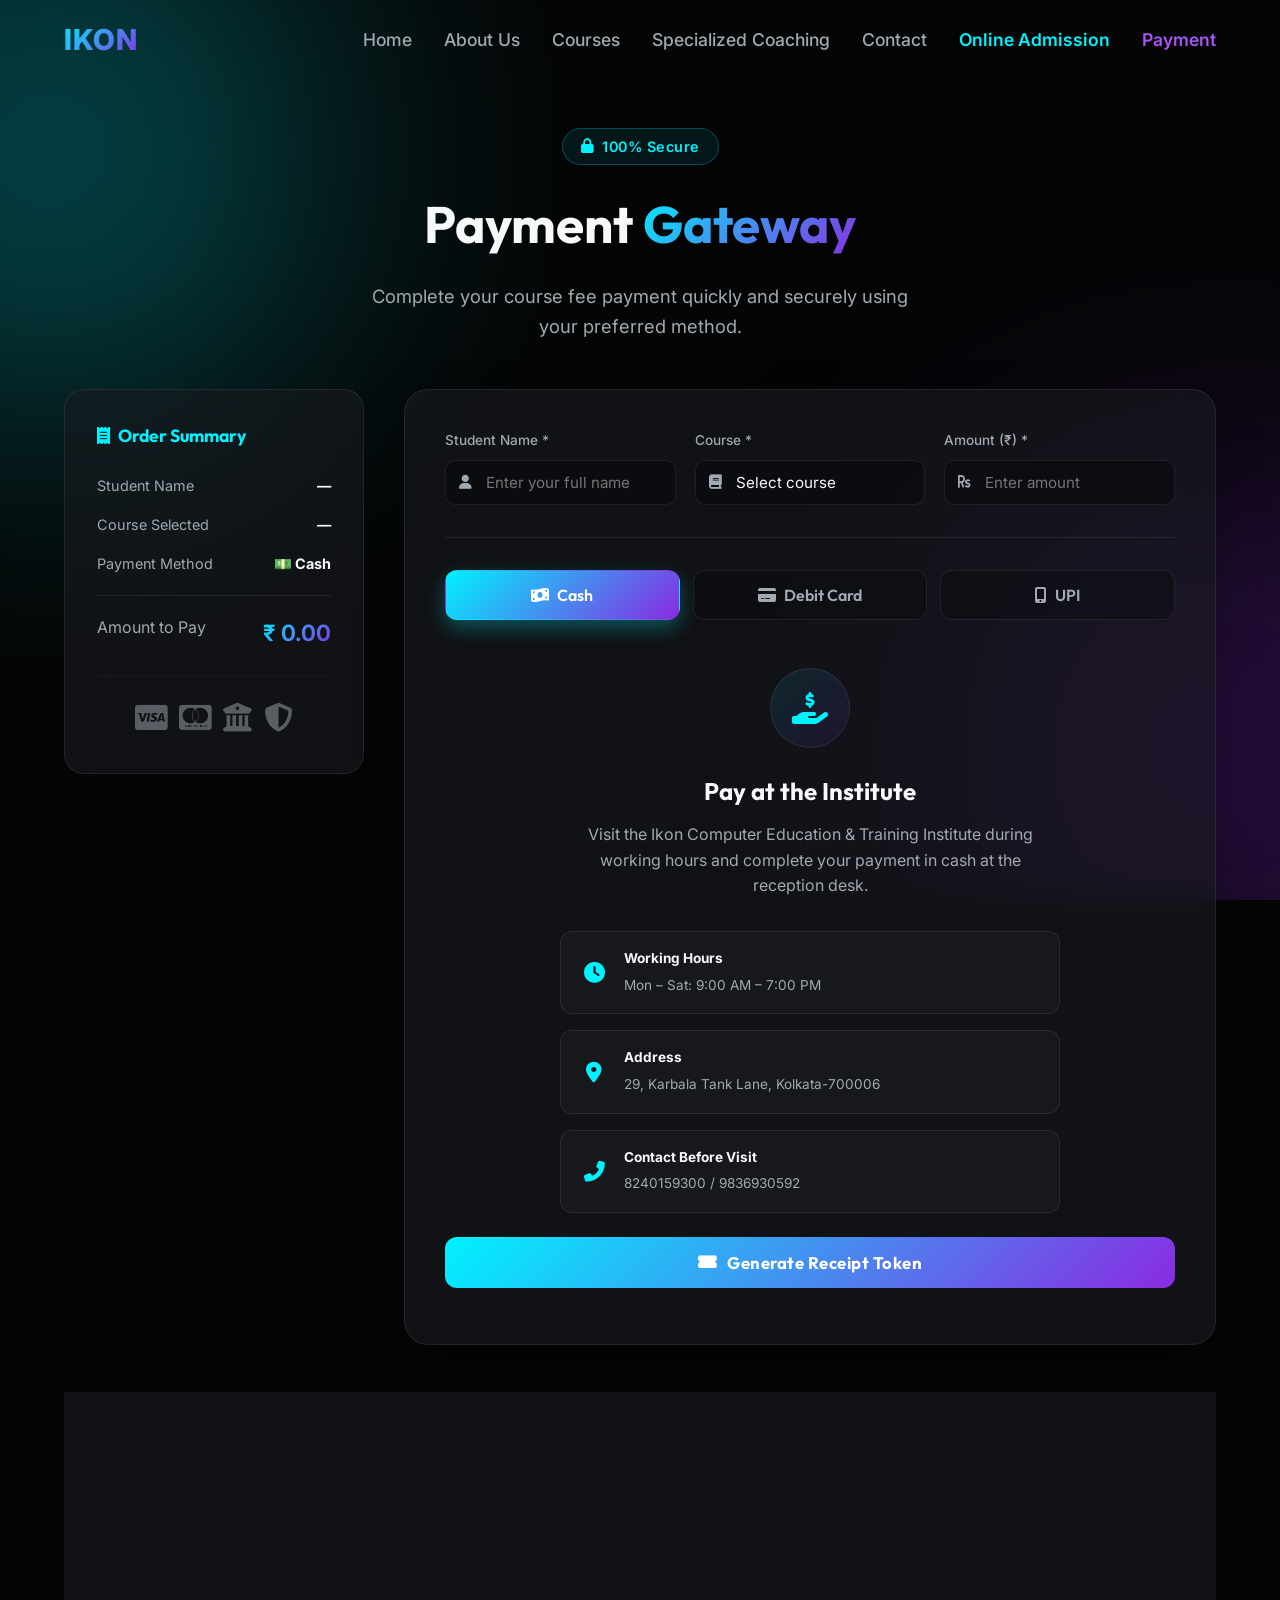
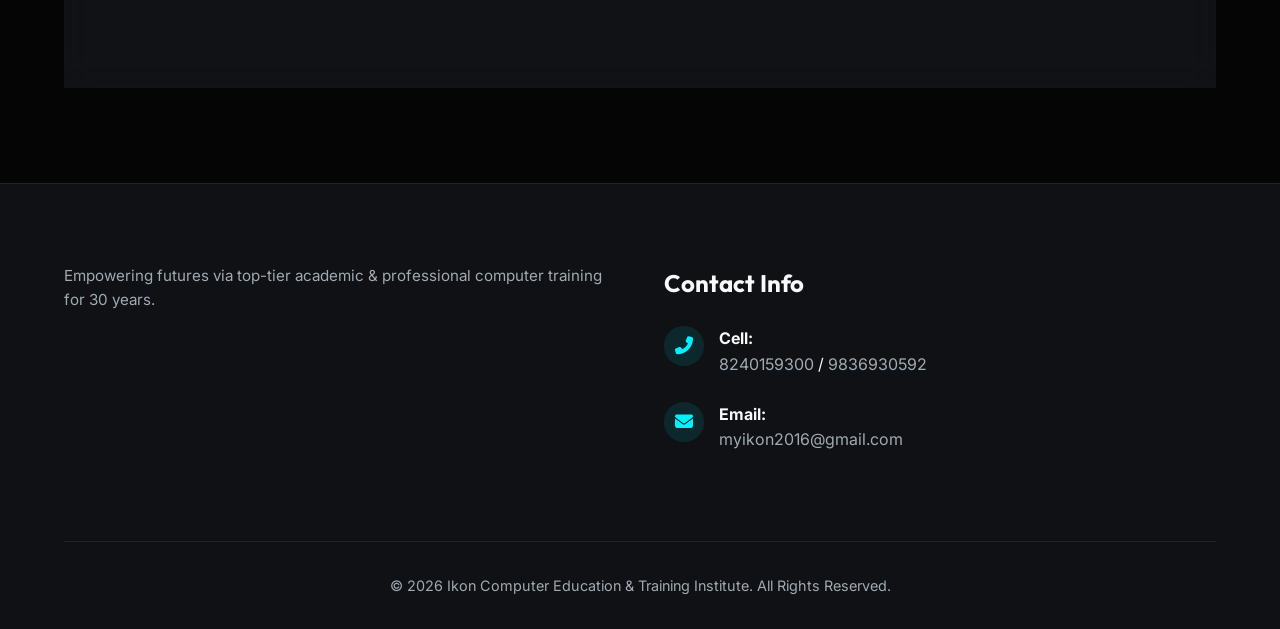
<file: payment.html>
<!DOCTYPE html>
<html lang="en">
<head>
    <meta charset="UTF-8">
    <meta name="viewport" content="width=device-width, initial-scale=1.0">
    <title>Payment Gateway - Ikon Computer Institute</title>
    <meta name="description" content="Pay your course fees securely at Ikon Computer Education & Training Institute via Cash, Debit Card, or UPI.">
    <link rel="stylesheet" href="https://cdnjs.cloudflare.com/ajax/libs/font-awesome/6.4.0/css/all.min.css">
    <link rel="stylesheet" href="styles.css">
    <link rel="stylesheet" href="payment.css">
</head>
<body>
    <div class="glow-bg"></div>

    <!-- Navigation -->
    <nav id="navbar" class="scrolled">
        <a href="index.html" class="logo gradient-text">IKON</a>
        <ul class="nav-links" id="nav-links">
            <li><a href="index.html#hero">Home</a></li>
            <li><a href="index.html#about">About Us</a></li>
            <li><a href="index.html#courses">Courses</a></li>
            <li><a href="index.html#specialized">Specialized Coaching</a></li>
            <li><a href="index.html#contact">Contact</a></li>
            <li><a href="admission.html" style="color:var(--accent-cyan);font-weight:600;">Online Admission</a></li>
            <li><a href="payment.html" style="color:#a855f7;font-weight:600;">Payment</a></li>
        </ul>
        <button class="hamburger" id="hamburger" aria-label="Toggle Menu">
            <i class="fas fa-bars"></i>
        </button>
    </nav>

    <!-- Page Header -->
    <section class="pay-hero reveal">
        <div class="pay-hero-badge"><i class="fas fa-lock"></i> 100% Secure</div>
        <h1>Payment <span class="gradient-text">Gateway</span></h1>
        <p>Complete your course fee payment quickly and securely using your preferred method.</p>
    </section>

    <!-- Main Payment Area -->
    <section class="pay-section">

        <!-- Order Summary -->
        <div class="pay-layout">
            <div class="order-summary reveal">
                <h3><i class="fas fa-receipt"></i> Order Summary</h3>
                <div class="order-item">
                    <span>Student Name</span>
                    <strong id="summaryName">—</strong>
                </div>
                <div class="order-item">
                    <span>Course Selected</span>
                    <strong id="summaryCourse">—</strong>
                </div>
                <div class="order-item">
                    <span>Payment Method</span>
                    <strong id="summaryMethod">—</strong>
                </div>
                <div class="order-divider"></div>
                <div class="order-item total-row">
                    <span>Amount to Pay</span>
                    <strong id="summaryAmount">₹ 0.00</strong>
                </div>
                <div class="secure-badges">
                    <span><i class="fab fa-cc-visa"></i></span>
                    <span><i class="fab fa-cc-mastercard"></i></span>
                    <span><i class="fas fa-university"></i></span>
                    <span><i class="fas fa-shield-alt"></i></span>
                </div>
            </div>

            <!-- Payment Card -->
            <div class="pay-card-wrapper reveal reveal-delay-1">
                <!-- Details Row -->
                <div class="pay-details-row">
                    <div class="pay-detail-group">
                        <label for="payStudentName">Student Name *</label>
                        <div class="pay-input-wrap">
                            <i class="fas fa-user"></i>
                            <input type="text" id="payStudentName" placeholder="Enter your full name">
                        </div>
                    </div>
                    <div class="pay-detail-group">
                        <label for="payCourse">Course *</label>
                        <div class="pay-input-wrap">
                            <i class="fas fa-book"></i>
                            <select id="payCourse">
                                <option value="" disabled selected>Select course</option>
                                <option value="Fundamental Course">Fundamental Course</option>
                                <option value="Advanced Multimedia Course">Advanced Multimedia Course</option>
                                <option value="Softpack for Madhyamic Student">Softpack for Madhyamic Student</option>
                                <option value="New Dimension for H.S. Student">New Dimension for H.S. Student</option>
                                <option value="Swift Academic Course">Swift Academic Course</option>
                                <option value="Desktop Publishing (D.T.P)">Desktop Publishing (D.T.P)</option>
                                <option value="Advanced Programming Course">Advanced Programming Course</option>
                                <option value="AIML Course">AIML Course</option>
                                <option value="Advanced MS Excel + PowerBI">Advanced MS Excel + PowerBI</option>
                                <option value="Computer Application & Science">Computer Application & Science</option>
                                <option value="F.A Course">F.A Course</option>
                                <option value="Web Technology Foundation">Web Technology Foundation</option>
                                <option value="Office Automation Course">Office Automation Course</option>
                                <option value="Digital Marketing">Digital Marketing</option>
                                <option value="Specialized Coaching">Specialized Coaching</option>
                            </select>
                        </div>
                    </div>
                    <div class="pay-detail-group">
                        <label for="payAmount">Amount (₹) *</label>
                        <div class="pay-input-wrap">
                            <i class="fas fa-rupee-sign"></i>
                            <input type="number" id="payAmount" placeholder="Enter amount" min="1">
                        </div>
                    </div>
                </div>

                <!-- Payment Method Tabs -->
                <div class="pay-tabs">
                    <button class="pay-tab active" id="tabCash" data-method="cash">
                        <i class="fas fa-money-bill-wave"></i> Cash
                    </button>
                    <button class="pay-tab" id="tabDebit" data-method="debit">
                        <i class="fas fa-credit-card"></i> Debit Card
                    </button>
                    <button class="pay-tab" id="tabUPI" data-method="upi">
                        <i class="fas fa-mobile-alt"></i> UPI
                    </button>
                </div>

                <!-- ===== CASH PANEL ===== -->
                <div class="pay-panel active" id="panelCash">
                    <div class="cash-info">
                        <div class="cash-icon-wrap">
                            <i class="fas fa-hand-holding-usd"></i>
                        </div>
                        <h3>Pay at the Institute</h3>
                        <p>Visit the Ikon Computer Education & Training Institute during working hours and complete your payment in cash at the reception desk.</p>
                        <div class="cash-meta">
                            <div class="cash-meta-item">
                                <i class="fas fa-clock"></i>
                                <div>
                                    <strong>Working Hours</strong>
                                    <span>Mon – Sat: 9:00 AM – 7:00 PM</span>
                                </div>
                            </div>
                            <div class="cash-meta-item">
                                <i class="fas fa-map-marker-alt"></i>
                                <div>
                                    <strong>Address</strong>
                                    <span>29, Karbala Tank Lane, Kolkata-700006</span>
                                </div>
                            </div>
                            <div class="cash-meta-item">
                                <i class="fas fa-phone-alt"></i>
                                <div>
                                    <strong>Contact Before Visit</strong>
                                    <span>8240159300 / 9836930592</span>
                                </div>
                            </div>
                        </div>
                        <button class="pay-btn" id="btnCash">
                            <i class="fas fa-ticket-alt"></i> Generate Receipt Token
                        </button>
                    </div>
                </div>

                <!-- ===== DEBIT CARD PANEL ===== -->
                <div class="pay-panel" id="panelDebit">
                    <!-- 3D Card Flip Visual -->
                    <div class="card-scene">
                        <div class="card-3d" id="card3d">
                            <div class="card-front">
                                <div class="card-chip"><i class="fas fa-microchip"></i></div>
                                <div class="card-logo gradient-text">IKON PAY</div>
                                <div class="card-number" id="cardDisplayNumber">•••• •••• •••• ••••</div>
                                <div class="card-bottom-row">
                                    <div>
                                        <div class="card-label">Card Holder</div>
                                        <div class="card-value" id="cardDisplayName">FULL NAME</div>
                                    </div>
                                    <div>
                                        <div class="card-label">Expires</div>
                                        <div class="card-value" id="cardDisplayExpiry">MM/YY</div>
                                    </div>
                                </div>
                            </div>
                            <div class="card-back">
                                <div class="card-strip"></div>
                                <div class="cvv-row">
                                    <div class="cvv-label">CVV</div>
                                    <div class="cvv-box" id="cardDisplayCVV">•••</div>
                                </div>
                                <div class="card-back-logo gradient-text">IKON PAY</div>
                            </div>
                        </div>
                    </div>

                    <div class="debit-form">
                        <div class="debit-field">
                            <label for="cardHolder">Cardholder Name</label>
                            <div class="pay-input-wrap">
                                <i class="fas fa-user"></i>
                                <input type="text" id="cardHolder" placeholder="Name on card" autocomplete="cc-name">
                            </div>
                        </div>
                        <div class="debit-field">
                            <label for="cardNumber">Card Number</label>
                            <div class="pay-input-wrap">
                                <i class="fas fa-credit-card"></i>
                                <input type="text" id="cardNumber" placeholder="0000 0000 0000 0000" maxlength="19" autocomplete="cc-number">
                            </div>
                        </div>
                        <div class="debit-row">
                            <div class="debit-field">
                                <label for="cardExpiry">Expiry Date</label>
                                <div class="pay-input-wrap">
                                    <i class="far fa-calendar-alt"></i>
                                    <input type="text" id="cardExpiry" placeholder="MM/YY" maxlength="5" autocomplete="cc-exp">
                                </div>
                            </div>
                            <div class="debit-field">
                                <label for="cardCVV">CVV</label>
                                <div class="pay-input-wrap">
                                    <i class="fas fa-lock"></i>
                                    <input type="password" id="cardCVV" placeholder="•••" maxlength="3" autocomplete="cc-csc">
                                </div>
                            </div>
                        </div>
                        <button class="pay-btn" id="btnDebit">
                            <i class="fas fa-lock"></i> Pay Securely
                        </button>
                    </div>
                </div>

                <!-- ===== UPI PANEL ===== -->
                <div class="pay-panel" id="panelUPI">
                    <div class="upi-layout">
                        <div class="upi-left">
                            <h3>Scan QR Code</h3>
                            <div class="qr-container">
                                <div class="qr-inner">
                                    <img src="upi-qr.jpg" alt="UPI QR Code – myikon2016-3@okaxis" class="qr-img">
                                </div>
                                <p class="qr-merchant">myikon2016-3@okaxis</p>
                            </div>
                            <div class="upi-apps">
                                <span class="upi-app"><i class="fas fa-circle-dot" style="color:#5A37E0"></i> PhonePe</span>
                                <span class="upi-app"><i class="fas fa-circle-dot" style="color:#00B9F1"></i> Paytm</span>
                                <span class="upi-app"><i class="fas fa-circle-dot" style="color:#3D7EFF"></i> Google Pay</span>
                                <span class="upi-app"><i class="fas fa-circle-dot" style="color:#FF6B00"></i> BHIM</span>
                            </div>
                        </div>
                        <div class="upi-divider"><span>OR</span></div>
                        <div class="upi-right">
                            <h3>Enter UPI ID</h3>
                            <div class="debit-field">
                                <label for="upiId">UPI ID / VPA</label>
                                <div class="pay-input-wrap">
                                    <i class="fas fa-at"></i>
                                    <input type="text" id="upiId" placeholder="e.g. yourname@ybl">
                                </div>
                            </div>
                            <div class="upi-id-display">
                                <span>Pay To:</span>
                                <strong>myikon2016-3@okaxis</strong>
                            </div>
                            <button class="pay-btn" id="btnUPI">
                                <i class="fas fa-paper-plane"></i> Verify & Pay
                            </button>
                        </div>
                    </div>
                </div>

            </div>
        </div>

        <!-- Payment History -->
        <div class="history-section reveal">
            <div class="history-header">
                <h3><i class="fas fa-history"></i> Recent Payment Records</h3>
                <button class="clear-btn" id="clearHistory"><i class="fas fa-trash-alt"></i> Clear All</button>
            </div>
            <div id="payHistoryList" class="history-list">
                <div class="history-empty" id="historyEmpty">
                    <i class="fas fa-inbox"></i>
                    <p>No payment records yet.</p>
                </div>
            </div>
        </div>

    </section>

    <!-- Payment Success Modal -->
    <div class="modal-overlay" id="payModal">
        <div class="modal-box">
            <div class="modal-success-ring">
                <i class="fas fa-check"></i>
            </div>
            <h2>Payment <span class="gradient-text">Successful!</span></h2>
            <p id="modalMessage">Your payment has been processed successfully.</p>
            <div class="receipt-box" id="receiptBox"></div>

            <!-- WhatsApp Share Section -->
            <div class="wa-section">
                <div class="wa-section-label">
                    <i class="fab fa-whatsapp"></i>
                    <span>Send receipt to candidate via WhatsApp</span>
                </div>
                <div class="wa-input-row">
                    <div class="wa-phone-wrap">
                        <span class="wa-cc">+91</span>
                        <input type="tel" id="waPhone" maxlength="10" placeholder="Candidate's WhatsApp number">
                    </div>
                    <button class="wa-send-btn" id="btnWhatsApp">
                        <i class="fab fa-whatsapp"></i> Send
                    </button>
                </div>
                <p class="wa-note" id="waStatus"></p>
            </div>

            <div class="modal-actions">
                <button class="pay-btn modal-print-btn" id="modalPrint">
                    <i class="fas fa-print"></i> Print Receipt
                </button>
                <button class="pay-btn modal-close-btn" id="modalClose">
                    <i class="fas fa-times-circle"></i> Close
                </button>
            </div>
        </div>
    </div>

    <!-- Hidden Printable Receipt area (populated by JS) -->
    <div id="printArea" style="display:none;"></div>

    <!-- Footer -->
    <footer>
        <div class="footer-grid reveal">
            <div class="footer-brand">
                <p style="color: var(--text-muted); font-size: 0.95rem;">Empowering futures via top-tier academic &amp; professional computer training for 30 years.</p>
            </div>
            <div class="footer-contact-info">
                <h3>Contact Info</h3>
                <div class="contact-item">
                    <div class="contact-icon"><i class="fas fa-phone-alt"></i></div>
                    <div class="contact-text">
                        <strong>Cell:</strong><br>
                        <a href="tel:8240159300">8240159300</a> / <a href="tel:9836930592">9836930592</a>
                    </div>
                </div>
                <div class="contact-item">
                    <div class="contact-icon"><i class="fas fa-envelope"></i></div>
                    <div class="contact-text">
                        <strong>Email:</strong><br>
                        <a href="mailto:myikon2016@gmail.com">myikon2016@gmail.com</a>
                    </div>
                </div>
            </div>
        </div>
        <div class="footer-bottom">
            &copy; 2026 Ikon Computer Education &amp; Training Institute. All Rights Reserved.
        </div>
    </footer>

    <script src="app.js"></script>
    <script src="payment.js"></script>
</body>
</html>
</file>
<file: styles.css>
@import url('https://fonts.googleapis.com/css2?family=Inter:wght@300;400;500;600&family=Outfit:wght@400;700;800&display=swap');

:root {
  --bg-primary: #050505;
  --bg-secondary: #0f1115;
  --glass-bg: rgba(25, 27, 33, 0.6);
  --glass-border: rgba(255, 255, 255, 0.08);
  --accent-cyan: #00f2fe;
  --accent-purple: #8a2be2;
  --text-main: #f8f9fa;
  --text-muted: #a0aab2;
  --gradient-primary: linear-gradient(135deg, var(--accent-cyan), var(--accent-purple));
  --nav-height: 80px;
}

* {
  margin: 0;
  padding: 0;
  box-sizing: border-box;
}

body {
  font-family: 'Inter', sans-serif;
  background-color: var(--bg-primary);
  color: var(--text-main);
  line-height: 1.6;
  overflow-x: hidden;
  position: relative;
}

/* Background glows */
.glow-bg {
  position: fixed;
  top: 0;
  left: 0;
  width: 100vw;
  height: 100vh;
  z-index: -1;
  overflow: hidden;
  pointer-events: none;
}
.glow-bg::before, .glow-bg::after {
  content: '';
  position: absolute;
  width: 500px;
  height: 500px;
  border-radius: 50%;
  filter: blur(140px);
  opacity: 0.35;
  animation: float 20s infinite alternate;
}
.glow-bg::before {
  top: -100px;
  left: -200px;
  background-color: var(--accent-cyan);
}
.glow-bg::after {
  bottom: -100px;
  right: -200px;
  background-color: var(--accent-purple);
  animation-duration: 25s;
}

@keyframes float {
  0% { transform: translate(0, 0); }
  50% { transform: translate(100px, 50px); }
  100% { transform: translate(-50px, 100px); }
}

h1, h2, h3, h4, .brand-text {
  font-family: 'Outfit', sans-serif;
}

.gradient-text {
  background: var(--gradient-primary);
  -webkit-background-clip: text;
  -webkit-text-fill-color: transparent;
  display: inline-block;
}

/* Typography Enhancements */
h2 {
  font-size: 2.5rem;
  margin-bottom: 2rem;
  text-align: center;
}

/* Navbar */
nav {
  position: fixed;
  top: 0;
  width: 100%;
  height: var(--nav-height);
  display: flex;
  justify-content: space-between;
  align-items: center;
  padding: 0 5%;
  z-index: 1000;
  transition: all 0.4s ease;
  backdrop-filter: blur(0px);
  background: transparent;
}
nav.scrolled {
  background: rgba(5, 5, 5, 0.85);
  backdrop-filter: blur(12px);
  border-bottom: 1px solid var(--glass-border);
}

.logo {
  font-size: 1.8rem;
  font-weight: 800;
  text-decoration: none;
  color: var(--text-main);
  letter-spacing: 1px;
}

.nav-links {
  display: flex;
  list-style: none;
  gap: 2rem;
}
.nav-links li a {
  color: var(--text-muted);
  text-decoration: none;
  font-weight: 500;
  transition: color 0.3s ease;
  font-size: 1.1rem;
}
.nav-links li a:hover {
  color: var(--accent-cyan);
}
.hamburger {
  display: none;
  cursor: pointer;
  background: none;
  border: none;
  color: #fff;
  font-size: 1.8rem;
}

/* Hero Section */
.hero {
  min-height: 100vh;
  display: flex;
  align-items: center;
  justify-content: center;
  padding: 0 5%;
  padding-top: var(--nav-height);
}
.hero-container {
  display: flex;
  align-items: center;
  justify-content: space-between;
  gap: 4rem;
  max-width: 1200px;
  width: 100%;
}
.hero-content {
  flex: 1;
  max-width: 600px;
}
.hero-image-wrapper {
  flex: 1;
  display: flex;
  justify-content: center;
}
.hero-portrait {
  width: 100%;
  max-width: 450px;
  border-radius: 20px;
  box-shadow: 0 20px 40px var(--accent-cyan);
  border: 4px solid var(--bg-secondary);
}
.hero h1 {
  font-size: 4rem;
  margin-bottom: 1rem;
  line-height: 1.1;
}
.hero p {
  font-size: 1.25rem;
  color: var(--text-muted);
  margin-bottom: 2.5rem;
}
.btn-primary {
  display: inline-block;
  padding: 14px 32px;
  background: var(--gradient-primary);
  color: #fff;
  text-decoration: none;
  border-radius: 50px;
  font-weight: 600;
  font-size: 1.1rem;
  transition: transform 0.3s ease, box-shadow 0.3s ease;
  border: none;
  cursor: pointer;
}
.btn-primary:hover {
  transform: translateY(-3px);
  box-shadow: 0 10px 25px rgba(0, 242, 254, 0.4);
}

/* Sections */
section {
  padding: 6rem 5%;
  position: relative;
}

/* About Us */
.about-glass {
  background: var(--glass-bg);
  backdrop-filter: blur(16px);
  border: 1px solid var(--glass-border);
  border-radius: 24px;
  padding: 3rem;
  max-width: 900px;
  margin: 0 auto;
  box-shadow: 0 25px 50px rgba(0,0,0,0.3);
}
.about-glass p {
  font-size: 1.15rem;
  color: var(--text-muted);
  margin-bottom: 1.5rem;
}
.proprietor {
  margin-top: 2rem;
  border-top: 1px solid var(--glass-border);
  padding-top: 1.5rem;
  text-align: right;
}
.proprietor h4 {
  color: var(--text-main);
  font-size: 1.2rem;
}
.proprietor p {
  font-size: 0.9rem;
  margin-bottom: 0;
  color: var(--accent-cyan);
}

/* Image Styles */
.about-flex {
  display: flex;
  gap: 2rem;
  align-items: center;
}
.about-text {
  flex: 1;
}
.about-image {
  flex-shrink: 0;
  width: 250px;
}
.styled-img {
  width: 100%;
  border-radius: 16px;
  box-shadow: 0 10px 30px rgba(0, 0, 0, 0.5);
  border: 1px solid var(--glass-border);
}
.banner-container {
  width: 100%;
  margin-bottom: 3rem;
  text-align: center;
}
.promo-banners {
  display: flex;
  gap: 2rem;
  justify-content: center;
  flex-wrap: wrap;
}
.banner-wrapper {
  flex: 1;
  min-width: 300px;
  max-width: 500px;
}
.banner-img {
  width: 100%;
  border-radius: 16px;
  box-shadow: 0 15px 35px rgba(0,0,0,0.4);
  border: 1px solid var(--glass-border);
}
.banner-large {
  max-width: 800px;
  display: inline-block;
}
.course-banners {
  display: grid;
  grid-template-columns: repeat(auto-fit, minmax(300px, 1fr));
  gap: 2rem;
  margin-bottom: 4rem;
  width: 100%;
}
.glamour-banner {
  width: 100%;
  height: 100%;
  object-fit: cover;
  border-radius: 20px;
  box-shadow: 0 15px 35px rgba(0,0,0,0.5);
  border: 1px solid var(--glass-border);
  transition: transform 0.4s cubic-bezier(0.175, 0.885, 0.32, 1.275), box-shadow 0.4s ease;
}
.glamour-banner:hover {
  transform: translateY(-8px) scale(1.02);
  box-shadow: 0 25px 45px rgba(138, 43, 226, 0.4);
  border-color: rgba(255, 255, 255, 0.2);
  z-index: 2;
}
.course-img {
  width: 100%;
  border-radius: 12px;
  margin-bottom: 1.5rem;
  border: 1px solid var(--glass-border);
}

/* Courses Grid */
.courses-grid {
  display: grid;
  grid-template-columns: repeat(auto-fit, minmax(320px, 1fr));
  gap: 2rem;
  margin-top: 3rem;
}

.course-card {
  background: var(--glass-bg);
  border: 1px solid var(--glass-border);
  border-radius: 20px;
  padding: 2rem;
  transition: all 0.4s ease;
  display: flex;
  flex-direction: column;
  position: relative;
  overflow: hidden;
}
.course-card::before {
  content: '';
  position: absolute;
  top: 0;
  left: 0;
  width: 100%;
  height: 4px;
  background: var(--gradient-primary);
  transform: scaleX(0);
  transform-origin: left;
  transition: transform 0.4s ease;
}
.course-card:hover {
  transform: translateY(-10px);
  box-shadow: 0 15px 35px rgba(0,0,0,0.4);
  background: rgba(30, 35, 45, 0.7);
  border-color: rgba(255,255,255,0.15);
}
.course-card:hover::before {
  transform: scaleX(1);
}
.course-number {
  position: absolute;
  top: 1.5rem;
  right: 1.5rem;
  font-family: 'Outfit';
  font-size: 3rem;
  font-weight: 800;
  opacity: 0.05;
  color: #fff;
  transition: opacity 0.4s ease;
}
.course-card:hover .course-number {
  opacity: 0.15;
}
.course-card h3 {
  font-size: 1.4rem;
  margin-bottom: 0.5rem;
  padding-right: 2.5rem;
}
.duration {
  display: inline-block;
  background: rgba(138, 43, 226, 0.2);
  color: var(--accent-cyan);
  padding: 4px 12px;
  border-radius: 20px;
  font-size: 0.85rem;
  font-weight: 600;
  margin-bottom: 1.5rem;
  width: max-content;
}
.course-modules {
  color: var(--text-muted);
  font-size: 0.95rem;
  flex-grow: 1;
}
.course-modules strong {
  color: var(--text-main);
  display: block;
  margin-bottom: 0.5rem;
}
.module-list {
  list-style-type: none;
}
.module-list li {
  position: relative;
  padding-left: 1rem;
  margin-bottom: 0.3rem;
}
.module-list li::before {
  content: "▹";
  position: absolute;
  left: 0;
  color: var(--accent-purple);
}

/* Specialized Courses */
.specialized-container {
  background: var(--bg-secondary);
  border-radius: 24px;
  padding: 4rem 2rem;
  margin: 0 auto;
  max-width: 1000px;
  border: 1px solid var(--glass-border);
}
.special-wrapper {
  display: grid;
  grid-template-columns: repeat(auto-fit, minmax(280px, 1fr));
  gap: 2rem;
}
.special-list {
  list-style: none;
}
.special-list li {
  padding: 1rem 0;
  border-bottom: 1px solid var(--glass-border);
  color: var(--text-muted);
  font-size: 1.1rem;
  display: flex;
  align-items: center;
}
.special-list li i {
  color: var(--accent-cyan);
  margin-right: 15px;
  font-size: 1.2rem;
}
.special-list li:last-child {
  border-bottom: none;
}
.universities h4 {
  font-size: 1.2rem;
  margin-bottom: 1rem;
  color: var(--text-main);
}
.uni-list {
  display: flex;
  flex-wrap: wrap;
  gap: 10px;
}
.uni-tag {
  background: rgba(255,255,255,0.05);
  padding: 8px 16px;
  border-radius: 20px;
  font-size: 0.9rem;
  color: var(--text-muted);
  border: 1px solid var(--glass-border);
  transition: all 0.3s;
}
.uni-tag:hover {
  background: var(--accent-cyan);
  color: var(--bg-primary);
  border-color: var(--accent-cyan);
}

/* Footer / Contact */
footer {
  background: var(--bg-secondary);
  border-top: 1px solid var(--glass-border);
  padding: 5rem 5% 2rem;
}
.footer-grid {
  display: grid;
  grid-template-columns: repeat(auto-fit, minmax(250px, 1fr));
  gap: 3rem;
  margin-bottom: 4rem;
}
.footer-contact-info h3 {
  font-size: 1.5rem;
  margin-bottom: 1.5rem;
}
.contact-item {
  display: flex;
  align-items: flex-start;
  margin-bottom: 1.5rem;
}
.contact-icon {
  background: rgba(0, 242, 254, 0.1);
  color: var(--accent-cyan);
  width: 40px;
  height: 40px;
  border-radius: 50%;
  display: flex;
  align-items: center;
  justify-content: center;
  margin-right: 15px;
  font-size: 18px;
  flex-shrink: 0;
}
.contact-text a {
  color: var(--text-muted);
  text-decoration: none;
  transition: color 0.3s;
}
.contact-text a:hover {
  color: var(--accent-cyan);
}
.footer-bottom {
  text-align: center;
  padding-top: 2rem;
  border-top: 1px solid var(--glass-border);
  color: var(--text-muted);
  font-size: 0.9rem;
}

/* Scroll Animation Classes */
.reveal {
  opacity: 0;
  transform: translateY(40px);
  transition: all 0.8s cubic-bezier(0.5, 0, 0, 1);
}
.reveal.active {
  opacity: 1;
  transform: translateY(0);
}
.reveal-delay-1 { transition-delay: 0.1s; }
.reveal-delay-2 { transition-delay: 0.2s; }

/* Admission Form Styles */
.admission-section {
  display: flex;
  flex-direction: column;
  align-items: center;
}
.admission-glass {
  background: var(--glass-bg);
  backdrop-filter: blur(16px);
  border: 1px solid var(--glass-border);
  border-radius: 24px;
  padding: 3rem;
  width: 100%;
  max-width: 800px;
  box-shadow: 0 25px 50px rgba(0,0,0,0.3);
  margin-top: 2rem;
}
.form-intro {
  text-align: center;
  color: var(--text-muted);
  margin-bottom: 3rem;
  font-size: 1.1rem;
}
.admission-form {
  display: flex;
  flex-direction: column;
  gap: 1.5rem;
}
.form-group-title {
  font-family: 'Outfit', sans-serif;
  font-size: 1.25rem;
  color: var(--accent-cyan);
  border-bottom: 1px solid var(--glass-border);
  padding-bottom: 0.5rem;
  margin-top: 1rem;
  margin-bottom: 0.5rem;
}
.form-row {
  display: flex;
  gap: 1.5rem;
}
.input-container {
  flex: 1;
  display: flex;
  flex-direction: column;
  position: relative;
}
.input-container.full-width {
  flex: 100%;
}
.input-container label {
  font-size: 0.9rem;
  color: var(--text-main);
  margin-bottom: 0.5rem;
  font-weight: 500;
}
.input-container input,
.input-container select,
.input-container textarea {
  width: 100%;
  background: rgba(10, 12, 16, 0.6);
  border: 1px solid var(--glass-border);
  border-radius: 12px;
  padding: 14px 14px 14px 45px;
  color: var(--text-main);
  font-family: 'Inter', sans-serif;
  font-size: 1rem;
  transition: all 0.3s ease;
  outline: none;
}
.input-container input:focus,
.input-container select:focus,
.input-container textarea:focus {
  border-color: var(--accent-cyan);
  box-shadow: 0 0 15px rgba(0, 242, 254, 0.2);
  background: rgba(15, 18, 25, 0.8);
}
.input-icon {
  position: absolute;
  left: 16px;
  top: 42px;
  color: var(--text-muted);
  transition: color 0.3s ease;
}
.text-area-icon {
  top: 42px;
}
.input-container input:focus ~ .input-icon,
.input-container select:focus ~ .input-icon,
.input-container textarea:focus ~ .input-icon {
  color: var(--accent-cyan);
}
.select-wrapper {
  position: relative;
}
.select-wrapper select {
  appearance: none;
  cursor: pointer;
}
.select-wrapper::after {
  content: '\f107';
  font-family: 'Font Awesome 6 Free';
  font-weight: 900;
  position: absolute;
  right: 16px;
  top: 14px;
  color: var(--text-muted);
  pointer-events: none;
}
.submit-container {
  display: flex;
  flex-direction: column;
  align-items: center;
  margin-top: 2rem;
}
.form-submit-btn {
  display: flex;
  align-items: center;
  gap: 10px;
  width: 100%;
  justify-content: center;
  padding: 16px;
  font-size: 1.15rem;
}
.privacy-note {
  margin-top: 1rem;
  font-size: 0.85rem;
  color: var(--text-muted);
  display: flex;
  align-items: center;
  gap: 5px;
}
.form-messages {
  padding: 1rem;
  border-radius: 8px;
  text-align: center;
  font-weight: 500;
  display: none;
}
.form-messages.success {
  display: block;
  background: rgba(46, 204, 113, 0.2);
  color: #2ecc71;
  border: 1px solid rgba(46, 204, 113, 0.4);
}
.form-messages.error {
  display: block;
  background: rgba(231, 76, 60, 0.2);
  color: #e74c3c;
  border: 1px solid rgba(231, 76, 60, 0.4);
}

/* Responsive Media Queries */
@media screen and (max-width: 900px) {
  .hero-container {
    flex-direction: column-reverse;
    text-align: center;
    margin-top: 3rem;
  }
  .hero-portrait {
    max-width: 300px;
  }
}

@media screen and (max-width: 768px) {
  .hero h1 { font-size: 2.8rem; }
  .nav-links {
    position: fixed;
    top: var(--nav-height);
    left: 100%;
    width: 100%;
    height: calc(100vh - var(--nav-height));
    background: rgba(5, 5, 5, 0.98);
    backdrop-filter: blur(15px);
    flex-direction: column;
    align-items: center;
    justify-content: center;
    transition: left 0.4s ease;
  }
  .nav-links.active {
    left: 0;
  }
  .hamburger {
    display: block;
  }
  .about-flex {
    flex-direction: column;
  }
  .about-image {
    width: 100%;
    max-width: 300px;
    margin: 0 auto;
  }
  .form-row {
    flex-direction: column;
    gap: 1.5rem;
  }
}
</file>
<file: payment.css>
/* =========================================
   PAYMENT GATEWAY - Dedicated Styles
   Ikon Computer Education & Training Institute
   ========================================= */

/* ---- Hero ---- */
.pay-hero {
  padding-top: calc(var(--nav-height) + 3rem);
  padding-bottom: 3rem;
  text-align: center;
  padding-left: 5%;
  padding-right: 5%;
}
.pay-hero h1 {
  font-size: 3.2rem;
  font-family: 'Outfit', sans-serif;
  margin-bottom: 1rem;
}
.pay-hero p {
  color: var(--text-muted);
  font-size: 1.15rem;
  max-width: 540px;
  margin: 0 auto;
}
.pay-hero-badge {
  display: inline-flex;
  align-items: center;
  gap: 8px;
  background: rgba(0, 242, 254, 0.08);
  border: 1px solid rgba(0, 242, 254, 0.25);
  color: var(--accent-cyan);
  padding: 6px 18px;
  border-radius: 50px;
  font-size: 0.9rem;
  font-weight: 600;
  margin-bottom: 1.2rem;
  letter-spacing: 0.5px;
}

/* ---- Layout ---- */
.pay-section {
  padding: 0 5% 6rem;
  max-width: 1300px;
  margin: 0 auto;
}
.pay-layout {
  display: grid;
  grid-template-columns: 300px 1fr;
  gap: 2.5rem;
  align-items: start;
}

/* ---- Order Summary ---- */
.order-summary {
  background: var(--glass-bg);
  border: 1px solid var(--glass-border);
  border-radius: 20px;
  padding: 2rem;
  backdrop-filter: blur(16px);
  position: sticky;
  top: calc(var(--nav-height) + 2rem);
}
.order-summary h3 {
  font-family: 'Outfit', sans-serif;
  font-size: 1.1rem;
  margin-bottom: 1.5rem;
  display: flex;
  align-items: center;
  gap: 8px;
  color: var(--accent-cyan);
}
.order-item {
  display: flex;
  justify-content: space-between;
  align-items: flex-start;
  gap: 10px;
  margin-bottom: 1rem;
  font-size: 0.9rem;
}
.order-item span {
  color: var(--text-muted);
  flex-shrink: 0;
}
.order-item strong {
  color: var(--text-main);
  text-align: right;
  word-break: break-all;
  font-size: 0.9rem;
}
.order-divider {
  height: 1px;
  background: var(--glass-border);
  margin: 1.2rem 0;
}
.total-row {
  font-size: 1rem !important;
}
.total-row strong {
  font-size: 1.4rem !important;
  background: var(--gradient-primary);
  -webkit-background-clip: text;
  background-clip: text;
  -webkit-text-fill-color: transparent;
  color: transparent;
}
.secure-badges {
  display: flex;
  gap: 12px;
  justify-content: center;
  margin-top: 1.5rem;
  padding-top: 1.2rem;
  border-top: 1px solid var(--glass-border);
  font-size: 1.8rem;
  color: var(--text-muted);
  opacity: 0.5;
}

/* ---- Pay Card Wrapper ---- */
.pay-card-wrapper {
  background: var(--glass-bg);
  border: 1px solid var(--glass-border);
  border-radius: 24px;
  padding: 2.5rem;
  backdrop-filter: blur(16px);
  box-shadow: 0 25px 50px rgba(0,0,0,0.3);
}

/* ---- Top Details Row ---- */
.pay-details-row {
  display: grid;
  grid-template-columns: repeat(3, 1fr);
  gap: 1.2rem;
  margin-bottom: 2rem;
  padding-bottom: 2rem;
  border-bottom: 1px solid var(--glass-border);
}
.pay-detail-group {
  display: flex;
  flex-direction: column;
  gap: 0.5rem;
}
.pay-detail-group label {
  font-size: 0.85rem;
  color: var(--text-muted);
  font-weight: 500;
}
.pay-input-wrap {
  position: relative;
  display: flex;
  align-items: center;
}
.pay-input-wrap i {
  position: absolute;
  left: 14px;
  color: var(--text-muted);
  font-size: 0.9rem;
  transition: color 0.3s;
  pointer-events: none;
}
.pay-input-wrap input,
.pay-input-wrap select {
  width: 100%;
  background: rgba(10, 12, 16, 0.7);
  border: 1px solid var(--glass-border);
  border-radius: 10px;
  padding: 12px 12px 12px 40px;
  color: var(--text-main);
  font-family: 'Inter', sans-serif;
  font-size: 0.95rem;
  outline: none;
  transition: all 0.3s ease;
  appearance: none;
}
.pay-input-wrap input:focus,
.pay-input-wrap select:focus {
  border-color: var(--accent-cyan);
  box-shadow: 0 0 12px rgba(0, 242, 254, 0.18);
  background: rgba(15, 18, 25, 0.9);
}
.pay-input-wrap input:focus ~ i,
.pay-input-wrap select:focus ~ i {
  color: var(--accent-cyan);
}

/* ---- Tabs ---- */
.pay-tabs {
  display: flex;
  gap: 0.8rem;
  margin-bottom: 2rem;
}
.pay-tab {
  flex: 1;
  padding: 14px;
  border-radius: 12px;
  border: 1px solid var(--glass-border);
  background: rgba(10, 12, 16, 0.5);
  color: var(--text-muted);
  font-family: 'Outfit', sans-serif;
  font-size: 1rem;
  font-weight: 600;
  cursor: pointer;
  display: flex;
  align-items: center;
  justify-content: center;
  gap: 8px;
  transition: all 0.3s ease;
}
.pay-tab:hover {
  border-color: rgba(0, 242, 254, 0.3);
  color: var(--text-main);
}
.pay-tab.active {
  background: var(--gradient-primary);
  border-color: transparent;
  color: #fff;
  box-shadow: 0 8px 20px rgba(0, 242, 254, 0.3);
}

/* ---- Panels ---- */
.pay-panel {
  display: none;
  animation: fadeInUp 0.4s ease;
}
.pay-panel.active {
  display: block;
}
@keyframes fadeInUp {
  from { opacity: 0; transform: translateY(16px); }
  to   { opacity: 1; transform: translateY(0); }
}

/* ---- Pay Button ---- */
.pay-btn {
  display: flex;
  align-items: center;
  justify-content: center;
  gap: 10px;
  width: 100%;
  padding: 15px;
  margin-top: 1.5rem;
  border: none;
  border-radius: 12px;
  background: var(--gradient-primary);
  color: #fff;
  font-family: 'Outfit', sans-serif;
  font-size: 1.05rem;
  font-weight: 700;
  cursor: pointer;
  transition: transform 0.3s ease, box-shadow 0.3s ease;
  letter-spacing: 0.5px;
}
.pay-btn:hover {
  transform: translateY(-3px);
  box-shadow: 0 12px 30px rgba(0, 242, 254, 0.35);
}
.pay-btn:active {
  transform: translateY(0);
}

/* =========================================
   CASH PANEL
   ========================================= */
.cash-info {
  text-align: center;
  padding: 1rem 0;
}
.cash-icon-wrap {
  width: 80px;
  height: 80px;
  border-radius: 50%;
  background: linear-gradient(135deg, rgba(0,242,254,0.1), rgba(138,43,226,0.1));
  border: 1px solid var(--glass-border);
  display: flex;
  align-items: center;
  justify-content: center;
  margin: 0 auto 1.5rem;
  font-size: 2rem;
  color: var(--accent-cyan);
}
.cash-info h3 {
  font-family: 'Outfit', sans-serif;
  font-size: 1.5rem;
  margin-bottom: 0.75rem;
}
.cash-info > p {
  color: var(--text-muted);
  max-width: 480px;
  margin: 0 auto 2rem;
}
.cash-meta {
  display: flex;
  flex-direction: column;
  gap: 1rem;
  max-width: 500px;
  margin: 0 auto;
  text-align: left;
}
.cash-meta-item {
  display: flex;
  align-items: center;
  gap: 1rem;
  background: rgba(255,255,255,0.03);
  border: 1px solid var(--glass-border);
  border-radius: 12px;
  padding: 1rem 1.2rem;
}
.cash-meta-item i {
  font-size: 1.3rem;
  color: var(--accent-cyan);
  width: 28px;
  text-align: center;
  flex-shrink: 0;
}
.cash-meta-item strong {
  display: block;
  font-size: 0.85rem;
  color: var(--text-main);
  margin-bottom: 2px;
}
.cash-meta-item span {
  font-size: 0.85rem;
  color: var(--text-muted);
}

/* =========================================
   DEBIT CARD PANEL — 3D Card
   ========================================= */
.card-scene {
  perspective: 1000px;
  width: 360px;
  height: 200px;
  margin: 0 auto 2rem;
}
.card-3d {
  width: 100%;
  height: 100%;
  position: relative;
  transform-style: preserve-3d;
  transition: transform 0.7s cubic-bezier(0.4, 0.2, 0.2, 1);
}
.card-3d.flipped {
  transform: rotateY(180deg);
}
.card-front, .card-back {
  position: absolute;
  width: 100%;
  height: 100%;
  border-radius: 18px;
  backface-visibility: hidden;
  padding: 1.5rem;
  overflow: hidden;
}
.card-front {
  background: linear-gradient(135deg, #1a0533, #0d1f3c, #0a2a3a);
  border: 1px solid rgba(255,255,255,0.12);
  box-shadow: 0 20px 40px rgba(0,0,0,0.5);
  display: flex;
  flex-direction: column;
  justify-content: space-between;
}
.card-front::before {
  content: '';
  position: absolute;
  top: -60px;
  right: -60px;
  width: 200px;
  height: 200px;
  border-radius: 50%;
  background: radial-gradient(circle, rgba(0,242,254,0.15), transparent);
  pointer-events: none;
}
.card-chip {
  width: 44px;
  height: 34px;
  background: linear-gradient(135deg, #d4a017, #f0c040);
  border-radius: 6px;
  display: flex;
  align-items: center;
  justify-content: center;
  color: rgba(0,0,0,0.6);
  font-size: 1.1rem;
}
.card-logo {
  text-align: right;
  font-family: 'Outfit', sans-serif;
  font-weight: 800;
  font-size: 1.1rem;
}
.card-number {
  font-family: 'Courier New', monospace;
  font-size: 1.25rem;
  letter-spacing: 4px;
  color: rgba(255,255,255,0.9);
  text-shadow: 0 2px 8px rgba(0,0,0,0.4);
}
.card-bottom-row {
  display: flex;
  justify-content: space-between;
}
.card-label {
  font-size: 0.65rem;
  color: rgba(255,255,255,0.45);
  text-transform: uppercase;
  letter-spacing: 1px;
  margin-bottom: 3px;
}
.card-value {
  font-size: 0.9rem;
  color: rgba(255,255,255,0.85);
  letter-spacing: 1px;
  text-transform: uppercase;
}
.card-back {
  background: linear-gradient(135deg, #0d1f3c, #1a0533);
  border: 1px solid rgba(255,255,255,0.12);
  transform: rotateY(180deg);
  display: flex;
  flex-direction: column;
  justify-content: center;
}
.card-strip {
  height: 44px;
  background: rgba(0,0,0,0.6);
  margin: 0 -1.5rem;
  position: absolute;
  top: 40px;
  left: 0;
  right: 0;
}
.cvv-row {
  display: flex;
  align-items: center;
  gap: 1rem;
  margin-top: 3.5rem;
}
.cvv-label {
  font-size: 0.75rem;
  color: rgba(255,255,255,0.5);
  letter-spacing: 1px;
  text-transform: uppercase;
}
.cvv-box {
  background: #fff;
  color: #000;
  padding: 6px 18px;
  border-radius: 4px;
  font-family: 'Courier New', monospace;
  font-size: 1rem;
  letter-spacing: 4px;
}
.card-back-logo {
  text-align: right;
  font-family: 'Outfit', sans-serif;
  font-weight: 800;
  font-size: 0.9rem;
  margin-top: 1rem;
}
.debit-form {
  display: flex;
  flex-direction: column;
  gap: 1.2rem;
}
.debit-field {
  display: flex;
  flex-direction: column;
  gap: 0.5rem;
}
.debit-field label {
  font-size: 0.85rem;
  color: var(--text-muted);
  font-weight: 500;
}
.debit-row {
  display: grid;
  grid-template-columns: 1fr 1fr;
  gap: 1.2rem;
}

/* =========================================
   UPI PANEL
   ========================================= */
.upi-layout {
  display: grid;
  grid-template-columns: 1fr auto 1fr;
  gap: 2rem;
  align-items: center;
}
.upi-left, .upi-right {
  display: flex;
  flex-direction: column;
  align-items: center;
}
.upi-left h3, .upi-right h3 {
  font-family: 'Outfit', sans-serif;
  font-size: 1.2rem;
  margin-bottom: 1.2rem;
  align-self: flex-start;
}
.qr-container {
  text-align: center;
}
.qr-inner {
  position: relative;
  width: 190px;
  height: 190px;
  border-radius: 16px;
  background: #fff;
  display: flex;
  align-items: center;
  justify-content: center;
  box-shadow: 0 8px 30px rgba(0,0,0,0.4);
  overflow: hidden;
  padding: 8px;
  margin: 0 auto;
}
.qr-svg {
  width: 100%;
  height: 100%;
}
.qr-img {
  width: 100%;
  height: 100%;
  object-fit: contain;
  border-radius: 8px;
  display: block;
}
.qr-logo {
  position: absolute;
  background: #fff;
  width: 38px;
  height: 38px;
  border-radius: 8px;
  display: flex;
  align-items: center;
  justify-content: center;
  font-weight: 800;
  font-family: 'Outfit', sans-serif;
  font-size: 0.8rem;
  box-shadow: 0 2px 8px rgba(0,0,0,0.2);
}
.qr-merchant {
  margin-top: 0.8rem;
  font-size: 0.85rem;
  color: var(--text-muted);
  font-family: 'Courier New', monospace;
}
.upi-apps {
  display: flex;
  flex-wrap: wrap;
  gap: 8px;
  justify-content: center;
  margin-top: 1rem;
}
.upi-app {
  display: flex;
  align-items: center;
  gap: 5px;
  background: rgba(255,255,255,0.04);
  border: 1px solid var(--glass-border);
  border-radius: 20px;
  padding: 5px 12px;
  font-size: 0.8rem;
  color: var(--text-muted);
}
.upi-divider {
  display: flex;
  flex-direction: column;
  align-items: center;
  gap: 12px;
  color: var(--text-muted);
  font-size: 0.8rem;
  font-weight: 600;
  letter-spacing: 1px;
}
.upi-divider::before, .upi-divider::after {
  content: '';
  display: block;
  width: 1px;
  height: 80px;
  background: var(--glass-border);
}
.upi-right {
  align-items: flex-start;
  width: 100%;
}
.upi-right .debit-field {
  width: 100%;
}
.upi-id-display {
  display: flex;
  align-items: center;
  gap: 10px;
  background: rgba(0,242,254,0.06);
  border: 1px solid rgba(0,242,254,0.2);
  border-radius: 10px;
  padding: 10px 14px;
  margin-top: 1rem;
  font-size: 0.9rem;
  width: 100%;
}
.upi-id-display span {
  color: var(--text-muted);
}
.upi-id-display strong {
  color: var(--accent-cyan);
  font-family: 'Courier New', monospace;
}
.upi-right .pay-btn {
  margin-top: 1.2rem;
}

/* =========================================
   Payment History
   ========================================= */
.history-section {
  margin-top: 3rem;
  background: var(--glass-bg);
  border: 1px solid var(--glass-border);
  border-radius: 20px;
  padding: 2rem;
  backdrop-filter: blur(16px);
}
.history-header {
  display: flex;
  justify-content: space-between;
  align-items: center;
  margin-bottom: 1.5rem;
}
.history-header h3 {
  font-family: 'Outfit', sans-serif;
  font-size: 1.15rem;
  display: flex;
  align-items: center;
  gap: 8px;
  color: var(--accent-cyan);
}
.clear-btn {
  background: rgba(231, 76, 60, 0.15);
  border: 1px solid rgba(231, 76, 60, 0.3);
  color: #e74c3c;
  padding: 7px 14px;
  border-radius: 8px;
  font-size: 0.85rem;
  cursor: pointer;
  display: flex;
  align-items: center;
  gap: 6px;
  transition: all 0.3s;
}
.clear-btn:hover {
  background: rgba(231, 76, 60, 0.3);
}
.history-list {
  display: grid;
  grid-template-columns: repeat(auto-fill, minmax(300px, 1fr));
  gap: 1rem;
}
.history-empty {
  grid-column: 1 / -1;
  text-align: center;
  padding: 3rem;
  color: var(--text-muted);
  font-size: 0.95rem;
}
.history-empty i {
  font-size: 2.5rem;
  display: block;
  margin-bottom: 0.8rem;
  opacity: 0.4;
}
.pay-record {
  background: rgba(255,255,255,0.03);
  border: 1px solid var(--glass-border);
  border-radius: 14px;
  padding: 1.2rem;
  display: flex;
  flex-direction: column;
  gap: 0.5rem;
  position: relative;
  overflow: hidden;
  animation: fadeInUp 0.4s ease;
}
.pay-record::before {
  content: '';
  position: absolute;
  top: 0;
  left: 0;
  width: 4px;
  height: 100%;
  background: var(--gradient-primary);
  border-radius: 4px 0 0 4px;
}
.pay-record-top {
  display: flex;
  justify-content: space-between;
  align-items: center;
}
.pay-record-name {
  font-weight: 600;
  font-size: 1rem;
  color: var(--text-main);
}
.pay-record-amount {
  font-size: 1.1rem;
  font-weight: 700;
  background: var(--gradient-primary);
  -webkit-background-clip: text;
  background-clip: text;
  -webkit-text-fill-color: transparent;
  color: transparent;
}
.pay-record-course {
  font-size: 0.85rem;
  color: var(--text-muted);
}
.pay-record-bottom {
  display: flex;
  justify-content: space-between;
  align-items: center;
  margin-top: 0.3rem;
}
.pay-record-method {
  font-size: 0.78rem;
  padding: 3px 10px;
  border-radius: 20px;
  font-weight: 600;
  letter-spacing: 0.5px;
}
.method-cash { background: rgba(46,204,113,0.15); color: #2ecc71; }
.method-debit { background: rgba(52,152,219,0.15); color: #3498db; }
.method-upi { background: rgba(155,89,182,0.15); color: #9b59b6; }
.pay-record-date {
  font-size: 0.78rem;
  color: var(--text-muted);
}

/* =========================================
   Success Modal
   ========================================= */
.modal-overlay {
  position: fixed;
  inset: 0;
  background: rgba(0,0,0,0.75);
  backdrop-filter: blur(8px);
  display: none;
  align-items: flex-start;
  justify-content: center;
  z-index: 9999;
  padding: 16px;
  overflow-y: auto;
}
.modal-overlay.show {
  display: flex;
}
.modal-box {
  background: #0f1115;
  border: 1px solid var(--glass-border);
  border-radius: 20px;
  padding: 1.6rem 1.8rem 1.4rem;
  max-width: 500px;
  width: 100%;
  text-align: center;
  box-shadow: 0 30px 80px rgba(0,0,0,0.6);
  animation: modalPop 0.4s cubic-bezier(0.175, 0.885, 0.32, 1.275);
  margin: auto;
}
@keyframes modalPop {
  from { transform: scale(0.7); opacity: 0; }
  to   { transform: scale(1); opacity: 1; }
}
.modal-success-ring {
  width: 62px;
  height: 62px;
  border-radius: 50%;
  background: linear-gradient(135deg, rgba(0,242,254,0.15), rgba(138,43,226,0.15));
  border: 2px solid var(--accent-cyan);
  display: flex;
  align-items: center;
  justify-content: center;
  font-size: 1.5rem;
  color: var(--accent-cyan);
  margin: 0 auto 0.9rem;
  animation: ringPulse 2s infinite;
}
@keyframes ringPulse {
  0%, 100% { box-shadow: 0 0 0 0 rgba(0,242,254,0.35); }
  50% { box-shadow: 0 0 0 16px rgba(0,242,254,0); }
}
.modal-box h2 {
  font-family: 'Outfit', sans-serif;
  font-size: 1.55rem;
  margin-bottom: 0.3rem;
  text-align: center;
}
.modal-box > p {
  color: var(--text-muted);
  margin-bottom: 0.9rem;
  font-size: 0.85rem;
}
.receipt-box {
  background: rgba(255,255,255,0.04);
  border: 1px dashed var(--glass-border);
  border-radius: 10px;
  padding: 0.75rem 1rem;
  font-size: 0.82rem;
  color: var(--text-muted);
  text-align: left;
  line-height: 1.75;
  margin-bottom: 0.9rem;
}
.receipt-box strong {
  color: var(--text-main);
}

/* Modal action buttons row */
.modal-actions {
  display: flex;
  gap: 1rem;
  margin-top: 0;
}
.modal-print-btn {
  flex: 1;
  margin-top: 0 !important;
  background: linear-gradient(135deg, #00f2fe, #0070c0);
  box-shadow: 0 8px 20px rgba(0, 112, 192, 0.35);
}
.modal-print-btn:hover {
  box-shadow: 0 12px 28px rgba(0, 242, 254, 0.45);
}
.modal-close-btn {
  flex: 1;
  margin-top: 0 !important;
  background: rgba(255,255,255,0.06);
  border: 1px solid var(--glass-border);
  color: var(--text-muted);
}
.modal-close-btn:hover {
  background: rgba(255,255,255,0.1);
  box-shadow: none;
  transform: none;
  color: var(--text-main);
}

/* =========================================
   WhatsApp Share Section (inside modal)
   ========================================= */
.wa-section {
  background: rgba(37, 211, 102, 0.06);
  border: 1px solid rgba(37, 211, 102, 0.25);
  border-radius: 12px;
  padding: 0.85rem 1rem;
  margin-bottom: 0.9rem;
  text-align: left;
}
.wa-section-label {
  display: flex;
  align-items: center;
  gap: 8px;
  font-size: 0.88rem;
  font-weight: 600;
  color: #25d366;
  margin-bottom: 1rem;
  letter-spacing: 0.2px;
}
.wa-section-label i {
  font-size: 1.15rem;
}
.wa-input-row {
  display: flex;
  gap: 0.7rem;
  align-items: center;
}
.wa-phone-wrap {
  display: flex;
  align-items: center;
  flex: 1;
  background: rgba(10, 12, 16, 0.7);
  border: 1px solid rgba(37, 211, 102, 0.3);
  border-radius: 10px;
  overflow: hidden;
  transition: border-color 0.3s, box-shadow 0.3s;
}
.wa-phone-wrap:focus-within {
  border-color: #25d366;
  box-shadow: 0 0 12px rgba(37, 211, 102, 0.2);
}
.wa-cc {
  padding: 0 12px;
  font-size: 0.9rem;
  font-weight: 600;
  color: #25d366;
  background: rgba(37, 211, 102, 0.08);
  height: 100%;
  display: flex;
  align-items: center;
  border-right: 1px solid rgba(37, 211, 102, 0.2);
  white-space: nowrap;
  line-height: 42px;
}
.wa-phone-wrap input {
  border: none;
  background: transparent;
  outline: none;
  color: var(--text-main);
  font-family: 'Inter', sans-serif;
  font-size: 0.95rem;
  padding: 10px 12px;
  width: 100%;
  letter-spacing: 0.5px;
}
.wa-phone-wrap input::placeholder {
  color: var(--text-muted);
  font-size: 0.85rem;
}
.wa-send-btn {
  display: flex;
  align-items: center;
  gap: 7px;
  padding: 10px 18px;
  border-radius: 10px;
  border: none;
  background: #25d366;
  color: #fff;
  font-family: 'Outfit', sans-serif;
  font-size: 0.95rem;
  font-weight: 700;
  cursor: pointer;
  white-space: nowrap;
  transition: background 0.3s, transform 0.2s, box-shadow 0.3s;
  box-shadow: 0 4px 14px rgba(37, 211, 102, 0.35);
}
.wa-send-btn i {
  font-size: 1.1rem;
}
.wa-send-btn:hover {
  background: #1ebe5c;
  transform: translateY(-2px);
  box-shadow: 0 8px 20px rgba(37, 211, 102, 0.45);
}
.wa-send-btn:active {
  transform: translateY(0);
}
.wa-note {
  margin-top: 0.7rem;
  font-size: 0.82rem;
  display: flex;
  align-items: center;
  gap: 5px;
  min-height: 1.2rem;
}
.wa-success {
  color: #25d366;
}
.wa-error {
  color: #e74c3c;
}

/* =========================================
   Responsive
   ========================================= */
@media (max-width: 1024px) {
  .pay-layout {
    grid-template-columns: 1fr;
  }
  .order-summary {
    position: static;
    max-width: 100%;
  }
  .pay-details-row {
    grid-template-columns: 1fr 1fr;
  }
}
@media (max-width: 768px) {
  .pay-hero h1 { font-size: 2.2rem; }
  .pay-details-row { grid-template-columns: 1fr; }
  .upi-layout {
    grid-template-columns: 1fr;
  }
  .upi-divider {
    flex-direction: row;
    width: 100%;
  }
  .upi-divider::before, .upi-divider::after {
    width: 100%;
    height: 1px;
  }
  .card-scene { width: 100%; }
  .debit-row { grid-template-columns: 1fr 1fr; }
}
</file>
